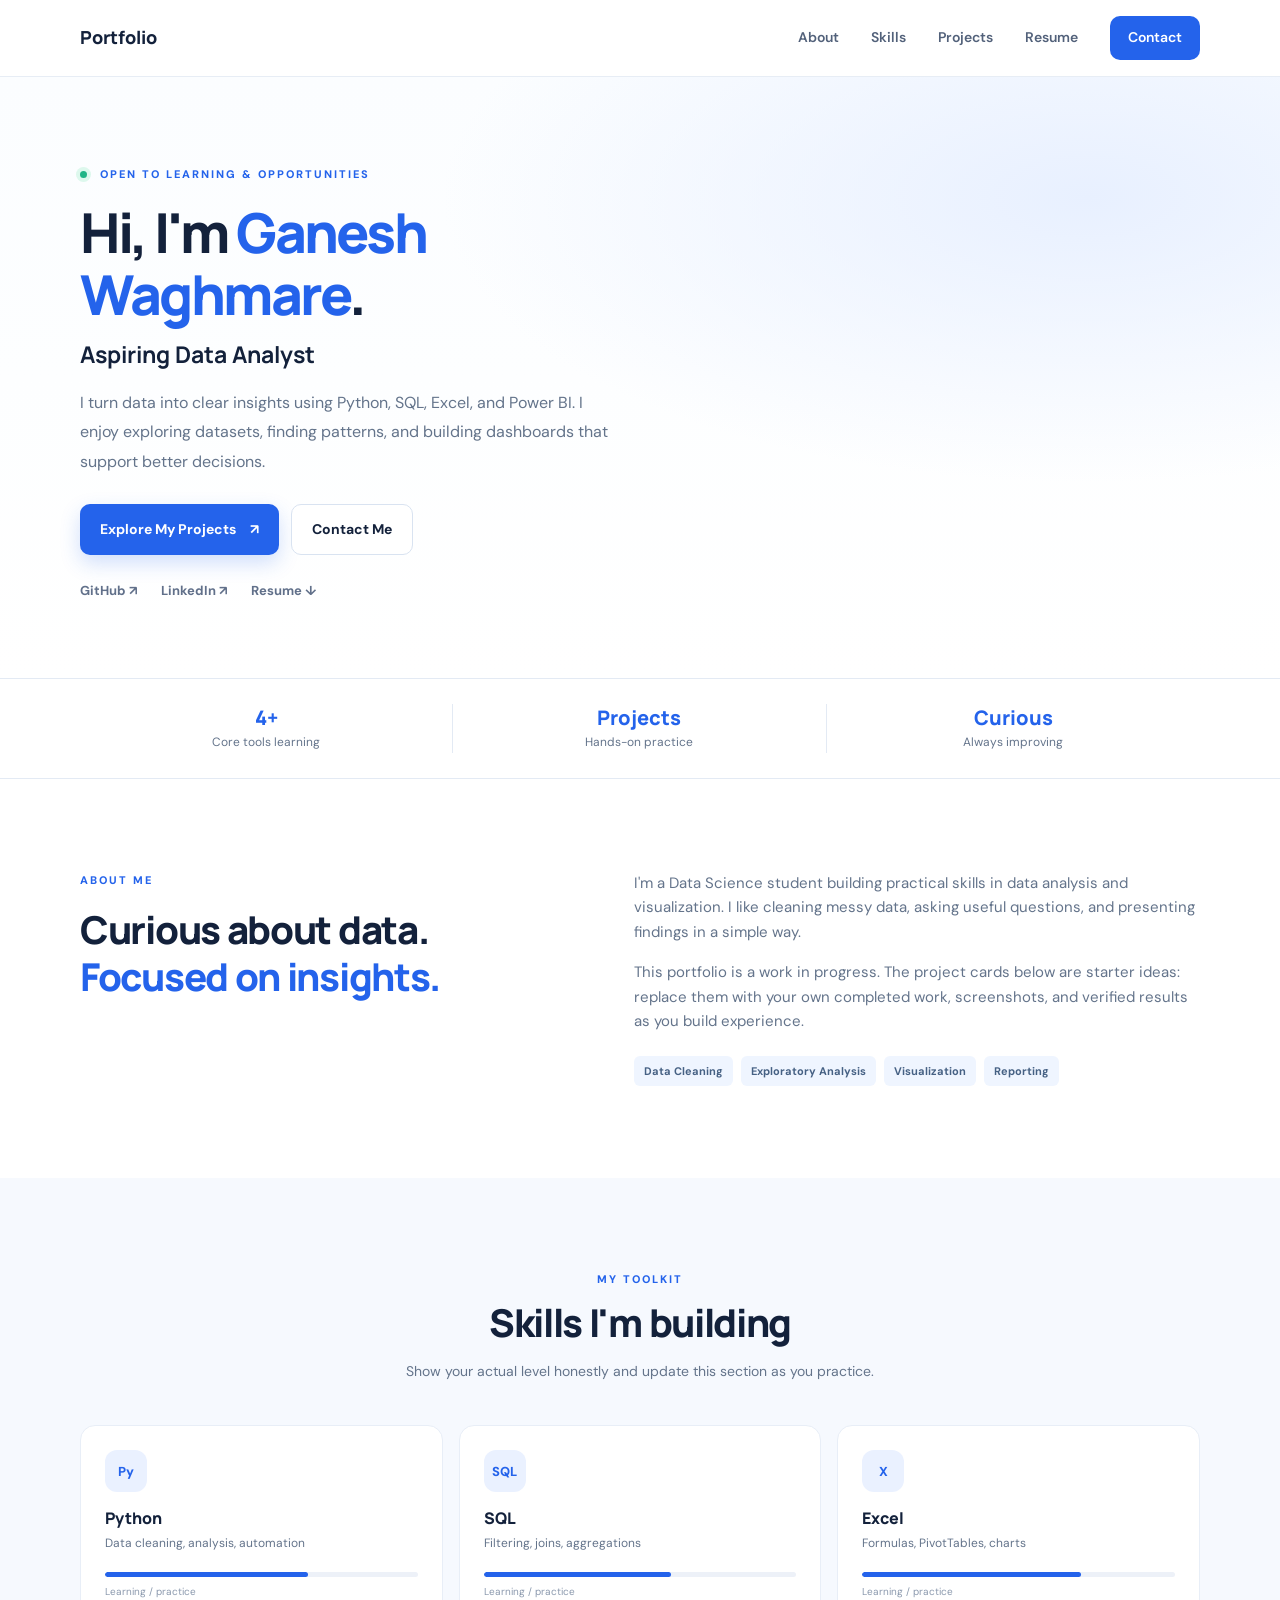
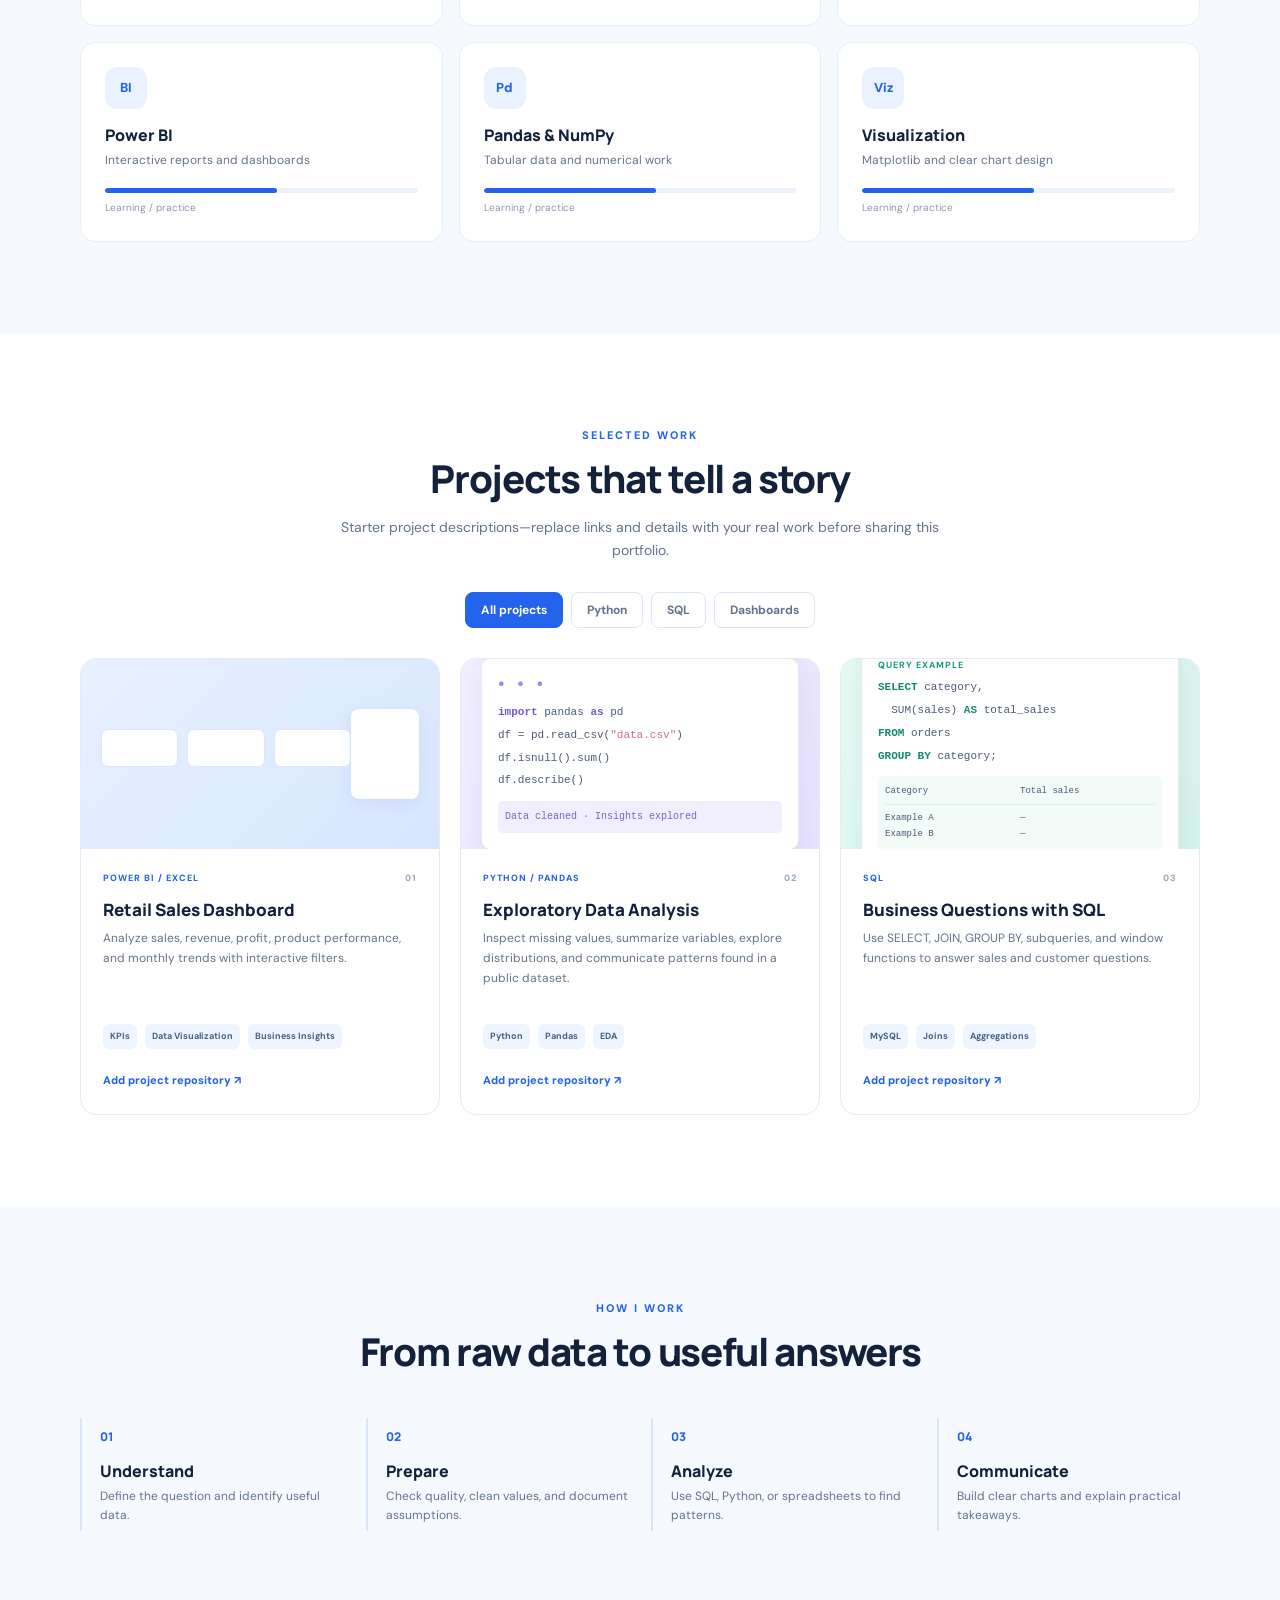
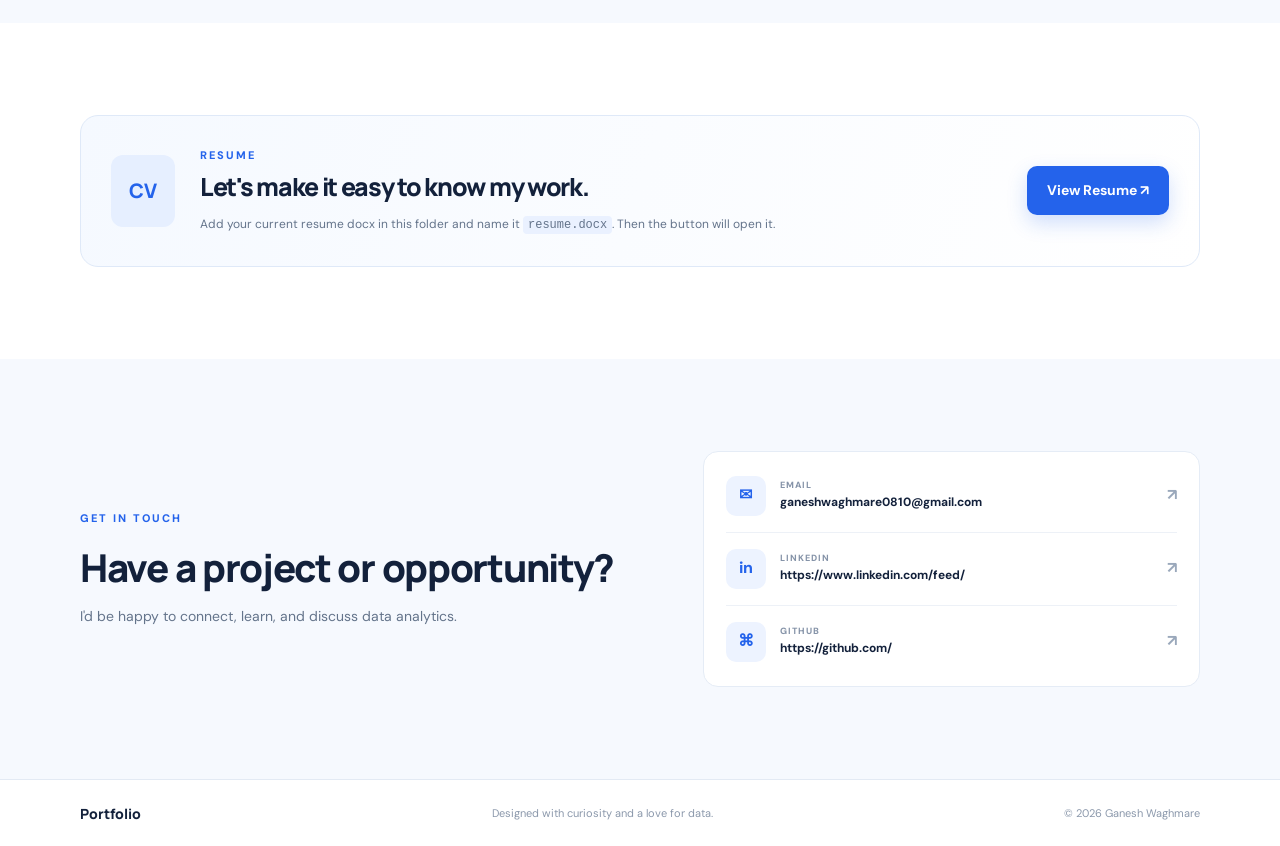
<file: index.html>
<!DOCTYPE html>
<html lang="en">
<head>
  <meta charset="UTF-8">
  <meta name="viewport" content="width=device-width, initial-scale=1.0">
  <meta name="description" content="Data Analyst portfolio showcasing projects in Python, SQL, Excel, and Power BI.">
  <title>Ganesh Waghmare | Data Analyst Portfolio</title>
  <link rel="stylesheet" href="style.css">
  <script src="script.js" defer></script>
</head>
<body>
  <header class="site-header">
    <nav class="nav container" aria-label="Main navigation">
      <a class="brand" href="#home" aria-label="Portfolio home"> Portfolio</a>
      <button class="menu-toggle" id="menuToggle" aria-label="Toggle navigation" aria-expanded="false">☰</button>
      <div class="nav-links" id="navLinks">
        <a href="about (1).html">About</a>
        <a href="#skills">Skills</a>
        <a href="https://github.com/ganeshwaghmare0810-ship-it/Vendor_Sales_Dataanalisis_Project"
          target="_blank"
            rel="noopener noreferrer">
        Projects</a>

        <a href="resume.docx" target="_blank">Resume</a>
        <a class="nav-cta" href="#contact">Contact</a>
      </div>
    </nav>
  </header>

  <main>
    <section class="hero section" id="home">
      <div class="container hero-grid">
        <div class="hero-copy">
          <p class="eyebrow"><span class="status-dot"></span> OPEN TO LEARNING & OPPORTUNITIES</p>
          <h1>Hi, I'm <span class="blue-text">Ganesh Waghmare</span>.</h1>
          <h2>Aspiring Data Analyst</h2>
          <p class="hero-description">I turn data into clear insights using Python, SQL, Excel, and Power BI. I enjoy exploring datasets, finding patterns, and building dashboards that support better decisions.</p>
          <div class="hero-actions">
            <a class="button primary" href="#projects">Explore My Projects <span>↗</span></a>
            <a class="button secondary" href="#contact">Contact Me</a>
          </div>
          <div class="social-links">
            <a href="https://github.com/" target="_blank" rel="noreferrer">GitHub ↗</a>
            <a href="https://www.linkedin.com/" target="_blank" rel="noreferrer">LinkedIn ↗</a>
            <a href="#resume">Resume ↓</a>
          </div>
        </div>
        
      </div>
    </section>

    <section class="quick-stats">
      <div class="container stats-grid">
        <div><strong>4+</strong><span>Core tools learning</span></div>
        <div><strong>Projects</strong><span>Hands-on practice</span></div>
        <div><strong>Curious</strong><span>Always improving</span></div>
      </div>
    </section>

    <section class="section" id="about">
      <div class="container two-column">
        <div>
          <p class="eyebrow">ABOUT ME</p>
          <h2 class="section-title">Curious about data.<br><span class="blue-text">Focused on insights.</span></h2>
        </div>
        <div class="about-text">
          <p>I'm a Data Science student building practical skills in data analysis and visualization. I like cleaning messy data, asking useful questions, and presenting findings in a simple way.</p>
          <p>This portfolio is a work in progress. The project cards below are starter ideas: replace them with your own completed work, screenshots, and verified results as you build experience.</p>
          <div class="about-pills"><span>Data Cleaning</span><span>Exploratory Analysis</span><span>Visualization</span><span>Reporting</span></div>
        </div>
      </div>
    </section>

    <section class="section soft-section" id="skills">
      <div class="container">
        <div class="section-heading">
          <p class="eyebrow">MY TOOLKIT</p>
          <h2 class="section-title">Skills I'm building</h2>
          <p class="section-subtitle">Show your actual level honestly and update this section as you practice.</p>
        </div>
        <div class="skills-grid">
          <article class="skill-card"><div class="skill-icon">Py</div><h3>Python</h3><p>Data cleaning, analysis, automation</p><div class="skill-track"><span style="width:65%"></span></div><small>Learning / practice</small></article>
          <article class="skill-card"><div class="skill-icon">SQL</div><h3>SQL</h3><p>Filtering, joins, aggregations</p><div class="skill-track"><span style="width:60%"></span></div><small>Learning / practice</small></article>
          <article class="skill-card"><div class="skill-icon">X</div><h3>Excel</h3><p>Formulas, PivotTables, charts</p><div class="skill-track"><span style="width:70%"></span></div><small>Learning / practice</small></article>
          <article class="skill-card"><div class="skill-icon">BI</div><h3>Power BI</h3><p>Interactive reports and dashboards</p><div class="skill-track"><span style="width:55%"></span></div><small>Learning / practice</small></article>
          <article class="skill-card"><div class="skill-icon">Pd</div><h3>Pandas & NumPy</h3><p>Tabular data and numerical work</p><div class="skill-track"><span style="width:55%"></span></div><small>Learning / practice</small></article>
          <article class="skill-card"><div class="skill-icon">Viz</div><h3>Visualization</h3><p>Matplotlib and clear chart design</p><div class="skill-track"><span style="width:55%"></span></div><small>Learning / practice</small></article>
        </div>
      </div>
    </section>

    <section class="section" id="projects">
      <div class="container">
        <div class="section-heading">
          <p class="eyebrow">SELECTED WORK</p>
          <h2 class="section-title">Projects that tell a story</h2>
          <p class="section-subtitle">Starter project descriptions—replace links and details with your real work before sharing this portfolio.</p>
        </div>
        <div class="project-filters" role="group" aria-label="Filter projects">
          <button class="filter-button active" data-filter="all">All projects</button>
          <button class="filter-button" data-filter="python">Python</button>
          <button class="filter-button" data-filter="sql">SQL</button>
          <button class="filter-button" data-filter="dashboard">Dashboards</button>
        </div>
        <div class="projects-grid" id="projectsGrid">
          <article class="project-card" data-category="dashboard">
            <div class="project-visual visual-blue"><div class="mock-kpis"><i></i><i></i><i></i></div><div class="mock-chart"><span></span><span></span><span></span><span></span><span></span><span></span></div><div class="mock-lines"></div></div>
            <div class="project-body"><div class="project-meta"><span>POWER BI / EXCEL</span><span class="project-number">01</span></div><h3>Retail Sales Dashboard</h3><p>Analyze sales, revenue, profit, product performance, and monthly trends with interactive filters.</p><div class="tag-row"><span>KPIs</span><span>Data Visualization</span><span>Business Insights</span></div><a class="project-link" href="https://github.com/" target="_blank" rel="noreferrer">Add project repository ↗</a></div>
          </article>
          <article class="project-card" data-category="python">
            <div class="project-visual visual-lavender"><div class="code-window"><div class="code-dots">● ● ●</div><p><b>import</b> pandas <b>as</b> pd</p><p>df = pd.read_csv(<em>"data.csv"</em>)</p><p>df.isnull().sum()</p><p>df.describe()</p><div class="code-result">Data cleaned · Insights explored</div></div></div>
            <div class="project-body"><div class="project-meta"><span>PYTHON / PANDAS</span><span class="project-number">02</span></div><h3>Exploratory Data Analysis</h3><p>Inspect missing values, summarize variables, explore distributions, and communicate patterns found in a public dataset.</p><div class="tag-row"><span>Python</span><span>Pandas</span><span>EDA</span></div><a class="project-link" href="https://github.com/" target="_blank" rel="noreferrer">Add project repository ↗</a></div>
          </article>
          <article class="project-card" data-category="sql">
            <div class="project-visual visual-mint"><div class="sql-window"><div class="sql-label">QUERY EXAMPLE</div><p><b>SELECT</b> category,</p><p>&nbsp;&nbsp;SUM(sales) <b>AS</b> total_sales</p><p><b>FROM</b> orders</p><p><b>GROUP BY</b> category;</p><div class="sql-output"><span>Category</span><span>Total sales</span><hr><span>Example A</span><span>—</span><span>Example B</span><span>—</span></div></div></div>
            <div class="project-body"><div class="project-meta"><span>SQL</span><span class="project-number">03</span></div><h3>Business Questions with SQL</h3><p>Use SELECT, JOIN, GROUP BY, subqueries, and window functions to answer sales and customer questions.</p><div class="tag-row"><span>MySQL</span><span>Joins</span><span>Aggregations</span></div><a class="project-link" href="https://github.com/" target="_blank" rel="noreferrer">Add project repository ↗</a></div>
          </article>
        </div>
      </div>
    </section>

    <section class="section soft-section" id="process">
      <div class="container">
        <div class="section-heading"><p class="eyebrow">HOW I WORK</p><h2 class="section-title">From raw data to useful answers</h2></div>
        <div class="process-grid">
          <div class="process-item"><span>01</span><h3>Understand</h3><p>Define the question and identify useful data.</p></div>
          <div class="process-item"><span>02</span><h3>Prepare</h3><p>Check quality, clean values, and document assumptions.</p></div>
          <div class="process-item"><span>03</span><h3>Analyze</h3><p>Use SQL, Python, or spreadsheets to find patterns.</p></div>
          <div class="process-item"><span>04</span><h3>Communicate</h3><p>Build clear charts and explain practical takeaways.</p></div>
        </div>
      </div>
    </section>

    <section class="section" id="resume">
      <div class="container resume-panel">
        <div class="resume-symbol">CV</div>
        <div class="resume-copy"><p class="eyebrow">RESUME</p><h2 class="section-title">Let's make it easy to know my work.</h2><p>Add your current resume docx in this folder and name it <code>resume.docx</code>. Then the button will open it.</p></div>
        <a class="button primary" href="resume.docx" target="_blank" rel="noreferrer">View Resume ↗</a>
      </div>
    </section>

    <section class="section contact-section" id="contact">
      <div class="container contact-grid">
        <div><p class="eyebrow">GET IN TOUCH</p><h2 class="section-title">Have a project or opportunity?</h2><p class="section-subtitle">I'd be happy to connect, learn, and discuss data analytics.</p></div>
        <div class="contact-card">
          <a href="ganeshwaghmare0810@gmail.com"><span class="contact-icon">✉</span><span><small>EMAIL</small><strong>ganeshwaghmare0810@gmail.com</strong></span><b>↗</b></a>
          <a href="https://www.linkedin.com/feed/" target="_blank" rel="noreferrer"><span class="contact-icon">in</span><span><small>LINKEDIN</small><strong>https://www.linkedin.com/feed/</strong></span><b>↗</b></a>
          <a href="https://github.com/" target="_blank" rel="noreferrer"><span class="contact-icon">⌘</span><span><small>GITHUB</small><strong>https://github.com/</strong></span><b>↗</b></a>
        </div>
      </div>
    </section>
  </main>

  <footer class="footer"><div class="container footer-inner"><a class="brand" href="#home"> Portfolio</a><p>Designed with curiosity and a love for data.</p><p>© <span id="year"></span> Ganesh Waghmare</p></div></footer>
</body>
</html>
</file>
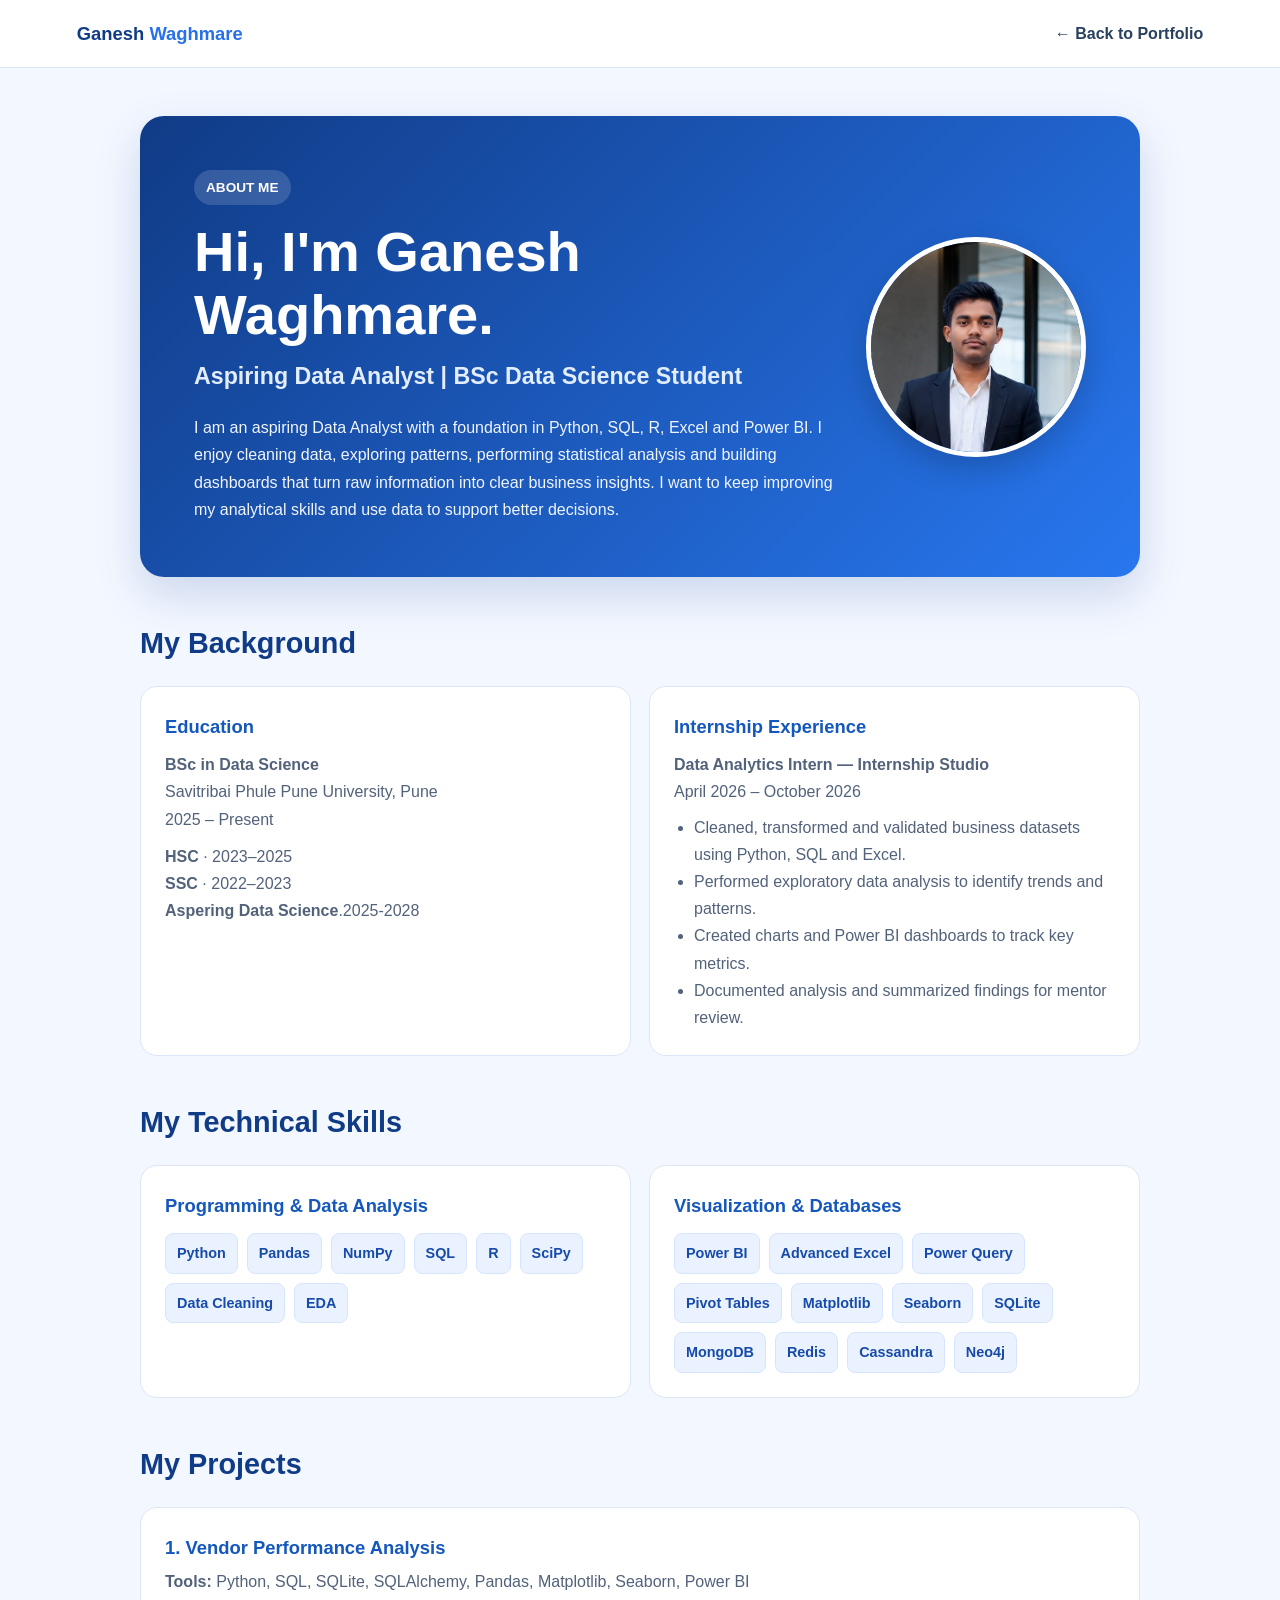
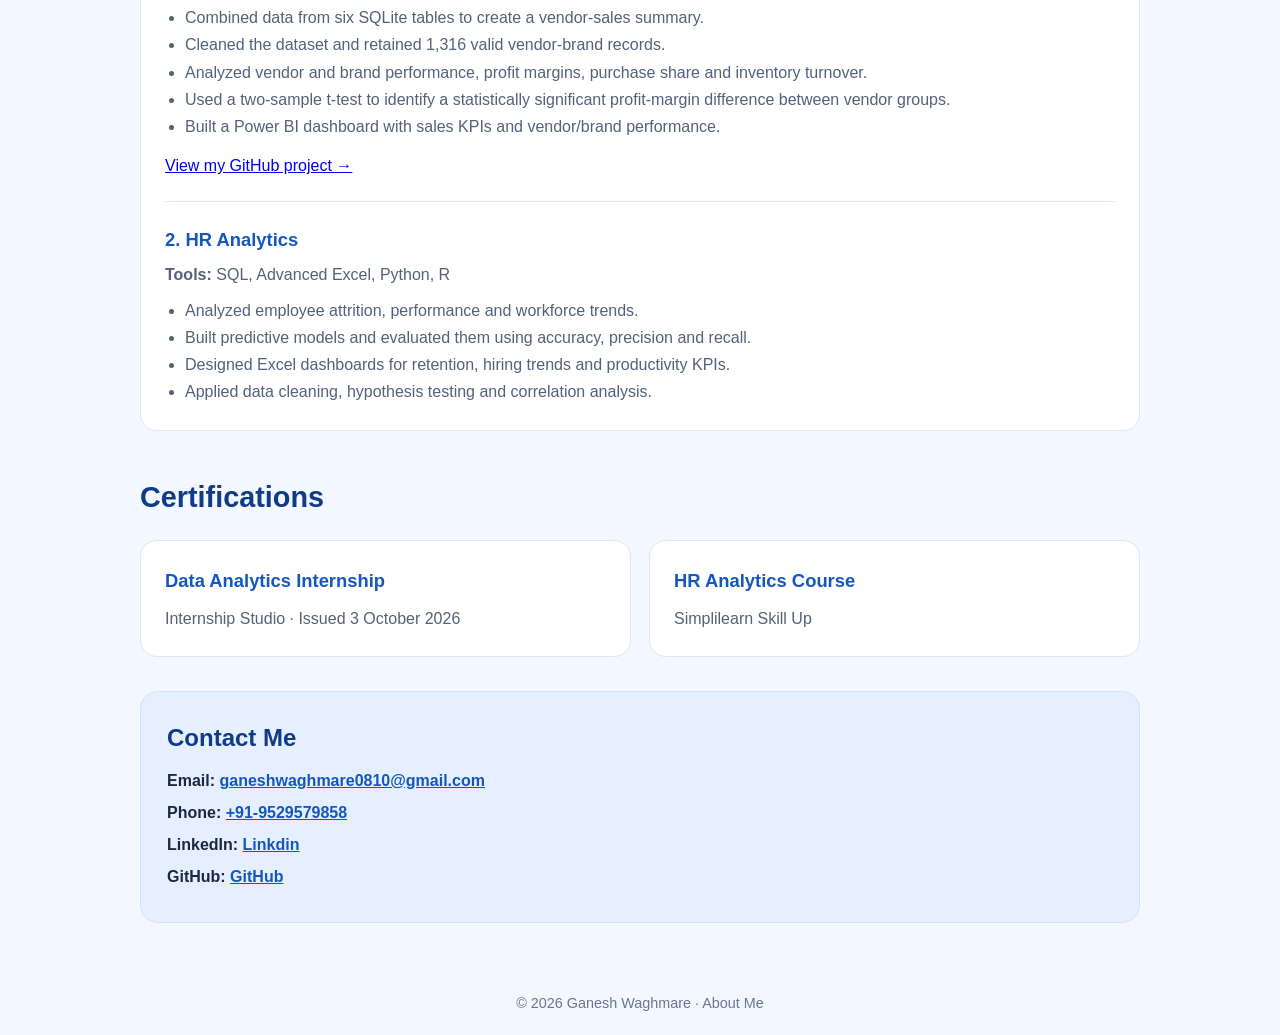
<file: about (1).html>
<!DOCTYPE html>
<html lang="en">
<head>
  <meta charset="UTF-8">
  <meta name="viewport" content="width=device-width, initial-scale=1.0">
  <title>About Me | Ganesh Waghmare</title>
  <style>
    * { box-sizing: border-box; }
    body {
      margin: 0; font-family: "Segoe UI", Arial, sans-serif;
      background: #f3f7ff; color: #1b2940; line-height: 1.7;
    }
    .nav {
      background: #fff; border-bottom: 1px solid #dce6f5;
      padding: 18px 6%; display: flex; justify-content: space-between;
      align-items: center; gap: 16px; flex-wrap: wrap;
    }
    .logo { font-weight: 800; font-size: 1.15rem; color: #103b86; text-decoration: none; }
    .logo span { color: #2670ed; }
    .nav a.link { color: #28415f; text-decoration: none; font-weight: 600; }
    .wrap { width: min(1000px, 90%); margin: 48px auto; }
    .hero {
      background: linear-gradient(135deg, #103b86, #2877ef);
      color: white; border-radius: 24px; padding: clamp(28px, 5vw, 54px);
      display: grid; grid-template-columns: 1fr auto; align-items: center; gap: 30px;
      box-shadow: 0 18px 45px rgba(22, 74, 155, .18);
    }
    .tag { display: inline-block; padding: 6px 12px; border-radius: 999px; background: rgba(255,255,255,.15); font-size: .85rem; font-weight: 700; }
    h1 { font-size: clamp(2.2rem, 5vw, 3.5rem); line-height: 1.12; margin: 16px 0 10px; }
    .hero h2 { font-size: clamp(1.1rem, 2.5vw, 1.45rem); font-weight: 600; margin: 0 0 18px; color: #e2edff; }
    .hero p { max-width: 680px; margin: 0; color: #f0f5ff; }
    .profile-photo {
      width: 220px; height: 220px; object-fit: cover; object-position: center;
      border-radius: 50%; border: 5px solid white;
      box-shadow: 0 12px 30px rgba(0,0,0,.18);
      background: #dceaff;
    }
    .section-title { margin: 42px 0 18px; color: #103b86; font-size: 1.8rem; }
    .grid { display: grid; grid-template-columns: repeat(2, minmax(0, 1fr)); gap: 18px; }
    .card { background: white; border: 1px solid #dce6f5; border-radius: 17px; padding: 24px; }
    .card h3 { margin: 0 0 9px; color: #1457bd; font-size: 1.15rem; }
    .card p { margin: 0; color: #52627a; }
    .skills { display: flex; flex-wrap: wrap; gap: 9px; margin-top: 12px; }
    .chip { padding: 7px 11px; border-radius: 8px; background: #eaf2ff; border: 1px solid #d6e5ff; color: #174ba9; font-size: .9rem; font-weight: 650; }
    .project { margin-bottom: 15px; }
    .project:last-child { margin-bottom: 0; }
    .project h3 { margin-bottom: 5px; }
    .project p { margin-bottom: 9px; }
    ul { color: #52627a; padding-left: 20px; margin: 8px 0 0; }
    .contact { margin-top: 34px; padding: 26px; border-radius: 18px; background: #e5efff; border: 1px solid #d0e1ff; }
    .contact h2 { color: #103b86; margin: 0 0 8px; }
    .contact p { margin: 5px 0; overflow-wrap: anywhere; }
    .contact a { color: #1457bd; font-weight: 700; }
    footer { text-align: center; padding: 20px; color: #687890; font-size: .9rem; }
    @media (max-width: 680px) {
      .hero { grid-template-columns: 1fr; }
      .profile-photo { width: 130px; height: 130px; grid-row: 1; }
      .grid { grid-template-columns: 1fr; }
      .wrap { margin: 26px auto; }
    }
  </style>
</head>
<body>
  <header class="nav">
    <a class="logo" href="index.html">Ganesh <span>Waghmare</span></a>
    <a class="link" href="index.html">← Back to Portfolio</a>
  </header>

  <main class="wrap">
    <section class="hero">
      <div>
        <span class="tag">ABOUT ME</span>
        <h1>Hi, I'm Ganesh Waghmare.</h1>
        <h2>Aspiring Data Analyst | BSc Data Science Student</h2>
        <p>
          I am an aspiring Data Analyst with a foundation in Python, SQL, R, Excel and Power BI.
          I enjoy cleaning data, exploring patterns, performing statistical analysis and building
          dashboards that turn raw information into clear business insights. I want to keep improving
          my analytical skills and use data to support better decisions.
        </p>
      </div>
      <img class="profile-photo" src="photo.jpeg" alt="Ganesh Waghmare profile photo">
    </section>

    <h2 class="section-title">My Background</h2>
    <section class="grid">
      <article class="card">
        <h3>Education</h3>
        <p><strong>BSc in Data Science</strong><br>Savitribai Phule Pune University, Pune<br>2025 – Present</p>
        <p style="margin-top:10px"><strong>HSC</strong> · 2023–2025</p>
        <p><strong>SSC</strong> · 2022–2023</p>
        <p><strong>Aspering Data Science</strong>.2025-2028</p>
      </article>
      <article class="card">
        <h3>Internship Experience</h3>
        <p><strong>Data Analytics Intern — Internship Studio</strong><br>April 2026 – October 2026</p>
        <ul>
          <li>Cleaned, transformed and validated business datasets using Python, SQL and Excel.</li>
          <li>Performed exploratory data analysis to identify trends and patterns.</li>
          <li>Created charts and Power BI dashboards to track key metrics.</li>
          <li>Documented analysis and summarized findings for mentor review.</li>
        </ul>
      </article>
    </section>

    <h2 class="section-title">My Technical Skills</h2>
    <section class="grid">
      <article class="card">
        <h3>Programming & Data Analysis</h3>
        <div class="skills">
          <span class="chip">Python</span><span class="chip">Pandas</span><span class="chip">NumPy</span>
          <span class="chip">SQL</span><span class="chip">R</span><span class="chip">SciPy</span>
          <span class="chip">Data Cleaning</span><span class="chip">EDA</span>
        </div>
      </article>
      <article class="card">
        <h3>Visualization & Databases</h3>
        <div class="skills">
          <span class="chip">Power BI</span><span class="chip">Advanced Excel</span>
          <span class="chip">Power Query</span><span class="chip">Pivot Tables</span>
          <span class="chip">Matplotlib</span><span class="chip">Seaborn</span>
          <span class="chip">SQLite</span><span class="chip">MongoDB</span>
          <span class="chip">Redis</span><span class="chip">Cassandra</span><span class="chip">Neo4j</span>
        </div>
      </article>
    </section>

    <h2 class="section-title">My Projects</h2>
    <section class="card">
      <div class="project">
        <h3>1. Vendor Performance Analysis</h3>
        <p><strong>Tools:</strong> Python, SQL, SQLite, SQLAlchemy, Pandas, Matplotlib, Seaborn, Power BI</p>
        <ul>
          <li>Combined data from six SQLite tables to create a vendor-sales summary.</li>
          <li>Cleaned the dataset and retained 1,316 valid vendor-brand records.</li>
          <li>Analyzed vendor and brand performance, profit margins, purchase share and inventory turnover.</li>
          <li>Used a two-sample t-test to identify a statistically significant profit-margin difference between vendor groups.</li>
          <li>Built a Power BI dashboard with sales KPIs and vendor/brand performance.</li>
        </ul>
        <p style="margin-top:12px"><a href="https://github.com/ganeshwaghmare0810-ship-it/Vendor_Sales_Dataanalisis_Project" target="_blank" rel="noopener noreferrer">View my GitHub project →</a></p>
      </div>
      <hr style="border:0;border-top:1px solid #e1eaf7;margin:22px 0">
      <div class="project">
        <h3>2. HR Analytics</h3>
        <p><strong>Tools:</strong> SQL, Advanced Excel, Python, R</p>
        <ul>
          <li>Analyzed employee attrition, performance and workforce trends.</li>
          <li>Built predictive models and evaluated them using accuracy, precision and recall.</li>
          <li>Designed Excel dashboards for retention, hiring trends and productivity KPIs.</li>
          <li>Applied data cleaning, hypothesis testing and correlation analysis.</li>
        </ul>
      </div>
    </section>

    <h2 class="section-title">Certifications</h2>
    <section class="grid">
      <article class="card">
        <h3>Data Analytics Internship</h3>
        <p>Internship Studio · Issued 3 October 2026</p>
      </article>
      <article class="card">
        <h3>HR Analytics Course</h3>
        <p>Simplilearn Skill Up</p>
      </article>
    </section>

    <section class="contact">
      <h2>Contact Me</h2>
      <p><strong>Email:</strong> <a href="mailto:ganeshwaghmare0810@gmail.com">ganeshwaghmare0810@gmail.com</a></p>
      <p><strong>Phone:</strong> <a href="tel:+919529579858">+91-9529579858</a></p>
     <p><strong>LinkedIn:</strong> <a href="https://www.linkedin.com/feed/" target="_blank" rel="noopener noreferrer">Linkdin</a></p>
      <p><strong>GitHub:</strong> <a href="https://github.com/" target="_blank" rel="noopener noreferrer">GitHub</a></p>
    </section>
  </main>
  <footer>© <span id="year"></span> Ganesh Waghmare · About Me</footer>
  <script>document.getElementById("year").textContent = new Date().getFullYear();</script>
</body>
</html>
</file>
<file: style.css>
@import url('https://fonts.googleapis.com/css2?family=DM+Sans:wght@400;500;600;700&family=Manrope:wght@400;500;600;700;800&display=swap');
:root{--blue:#2463eb;--blue-dark:#1747b8;--ink:#13213b;--muted:#64748b;--line:#e3eaf4;--pale:#f4f8ff;--white:#fff;--shadow:0 18px 50px rgba(27,67,130,.10)}
*{box-sizing:border-box}html{scroll-behavior:smooth;scroll-padding-top:84px}body{margin:0;font-family:'DM Sans',sans-serif;color:var(--ink);background:#fff;line-height:1.65}a{color:inherit;text-decoration:none}.container{width:min(1120px,calc(100% - 40px));margin:auto}.site-header{position:sticky;top:0;z-index:10;background:rgba(255,255,255,.92);backdrop-filter:blur(14px);border-bottom:1px solid rgba(227,234,244,.85)}.nav{height:76px;display:flex;align-items:center;justify-content:space-between}.brand{display:flex;align-items:center;gap:10px;font-family:Manrope,sans-serif;font-weight:800;font-size:18px}.brand span{display:grid;place-items:center;width:38px;height:38px;border-radius:12px;color:#fff;background:var(--blue);font-size:13px;letter-spacing:.3px}.nav-links{display:flex;align-items:center;gap:32px;color:#52617a;font-size:14px;font-weight:600}.nav-links a:hover,.social-links a:hover{color:var(--blue)}.nav-links .nav-cta{background:var(--blue);color:#fff;padding:10px 18px;border-radius:10px}.menu-toggle{display:none;border:0;background:none;font-size:25px;color:var(--ink)}.section{padding:92px 0}.hero{padding:88px 0 76px;background:radial-gradient(ellipse at 85% 20%,#e8f0ff 0,rgba(232,240,255,0) 42%),linear-gradient(180deg,#fbfdff 0,#fff 100%);overflow:hidden}.hero-grid{display:grid;grid-template-columns:1.02fr .98fr;align-items:center;gap:60px}.eyebrow{font-size:11px;letter-spacing:2px;font-weight:800;color:var(--blue);margin:0 0 18px}.status-dot{display:inline-block;width:7px;height:7px;background:#20b486;border-radius:50%;margin-right:8px;box-shadow:0 0 0 4px #ddf8ed}.hero h1{font:800 clamp(36px,4.3vw,58px)/1.13 Manrope,sans-serif;letter-spacing:-2.5px;margin:0 0 12px}.blue-text{color:var(--blue)}.hero h2{font:700 23px Manrope,sans-serif;margin:0 0 18px}.hero-description{max-width:560px;color:var(--muted);font-size:16px;line-height:1.85}.hero-actions{display:flex;flex-wrap:wrap;gap:12px;margin:28px 0 25px}.button{display:inline-flex;align-items:center;justify-content:center;gap:14px;border-radius:10px;padding:13px 20px;font-weight:700;font-size:14px;transition:transform .2s,box-shadow .2s}.button:hover{transform:translateY(-2px)}.button.primary{background:var(--blue);color:#fff;box-shadow:0 8px 20px #2463eb35}.button.primary:hover{background:var(--blue-dark)}.button.secondary{border:1px solid #d9e3f1;background:#fff;color:var(--ink)}.social-links{display:flex;gap:24px;font-size:13px;color:#61708a;font-weight:700}.hero-art{position:relative;padding:30px 15px}.art-card{position:relative;z-index:1;padding:24px;background:#fff;border:1px solid #e4ebf6;border-radius:20px;box-shadow:0 25px 75px rgba(37,80,150,.16);transform:rotate(1deg)}.art-top,.art-footer{display:flex;justify-content:space-between;align-items:center;font-size:12px;font-weight:700;color:#64748b}.dots{letter-spacing:3px;color:#a7b4c9}.art-kpi-row{display:grid;grid-template-columns:1fr 1fr;gap:12px;margin:22px 0}.mini-kpi{background:#f7f9fd;padding:14px;border-radius:12px;display:grid;gap:3px}.mini-kpi small{font-size:11px;color:#6b7890}.mini-kpi strong{font:800 22px Manrope}.mini-kpi span{font-size:10px;color:#159c76}.chart-title{display:flex;justify-content:space-between;font-size:12px;font-weight:700;margin-bottom:12px}.chart-title span{font-size:10px;color:#91a0b6;font-weight:500}.bars{height:140px;display:flex;align-items:end;gap:10px;padding:8px 6px 0;border-bottom:1px solid #e8edf5}.bars i{display:block;flex:1;background:linear-gradient(180deg,#5790ff,#2463eb);border-radius:5px 5px 0 0;opacity:.9}.bars i:nth-child(2n){background:linear-gradient(180deg,#8eb3ff,#5286f4)}.bar-labels{display:flex;justify-content:space-between;font-size:9px;color:#98a5b8;padding:7px 3px 20px}.art-footer{border-top:1px solid #eef2f8;padding-top:14px;font-size:10px}.art-footer b{display:inline-block;width:7px;height:7px;border-radius:50%;background:#18b88b;margin-right:6px}.floating-tag{position:absolute;z-index:2;background:#fff;border:1px solid #e4ebf6;border-radius:12px;padding:11px 16px;box-shadow:var(--shadow);font-weight:800;font-size:12px}.tag-python{top:4px;right:5px;color:#2764cf}.tag-sql{bottom:15px;left:-4px;color:#168a79}.tag-bi{right:-8px;bottom:70px;color:#9b62d3}.quick-stats{border-top:1px solid var(--line);border-bottom:1px solid var(--line);background:#fff}.stats-grid{display:grid;grid-template-columns:repeat(3,1fr);padding:25px 0}.stats-grid div{display:flex;flex-direction:column;align-items:center;gap:2px;border-right:1px solid var(--line)}.stats-grid div:last-child{border:0}.stats-grid strong{font:800 20px Manrope;color:var(--blue)}.stats-grid span{font-size:12px;color:var(--muted)}.two-column{display:grid;grid-template-columns:.9fr 1.1fr;gap:90px;align-items:start}.section-title{font:800 clamp(28px,3vw,40px)/1.22 Manrope,sans-serif;letter-spacing:-1.3px;margin:0}.about-text{color:var(--muted);font-size:15px}.about-text p:first-child{margin-top:0}.about-pills,.tag-row{display:flex;flex-wrap:wrap;gap:8px;margin-top:22px}.about-pills span,.tag-row span{font-size:11px;font-weight:700;color:#466184;background:#eff5ff;padding:6px 10px;border-radius:6px}.soft-section{background:#f6f9fe}.section-heading{text-align:center;max-width:650px;margin:0 auto 42px}.section-heading .eyebrow{margin-bottom:12px}.section-subtitle{color:var(--muted);font-size:14px;margin:13px 0 0}.skills-grid{display:grid;grid-template-columns:repeat(3,1fr);gap:16px}.skill-card{padding:24px;background:#fff;border:1px solid #e8eef7;border-radius:15px;transition:transform .2s,box-shadow .2s}.skill-card:hover,.project-card:hover{transform:translateY(-4px);box-shadow:var(--shadow)}.skill-icon{display:grid;place-items:center;width:42px;height:42px;border-radius:12px;background:#eaf1ff;color:var(--blue);font-weight:800;font-size:13px}.skill-card h3,.project-card h3,.process-item h3{font:800 16px Manrope;margin:15px 0 5px}.skill-card p,.process-item p{font-size:12px;color:var(--muted);margin:0}.skill-track{height:5px;background:#edf1f8;border-radius:9px;overflow:hidden;margin-top:18px}.skill-track span{display:block;height:100%;border-radius:9px;background:var(--blue)}.skill-card small{font-size:10px;color:#8a98ad;display:block;margin-top:7px}.project-filters{display:flex;justify-content:center;flex-wrap:wrap;gap:8px;margin:-12px 0 30px}.filter-button{border:1px solid #dce5f1;border-radius:8px;background:#fff;color:#64748b;font:700 12px 'DM Sans';padding:9px 15px;cursor:pointer}.filter-button.active,.filter-button:hover{background:var(--blue);border-color:var(--blue);color:#fff}.projects-grid{display:grid;grid-template-columns:repeat(3,1fr);gap:20px}.project-card{border:1px solid #e4ebf5;border-radius:16px;overflow:hidden;background:#fff;transition:transform .2s,box-shadow .2s}.project-card[hidden]{display:none}.project-visual{height:190px;display:flex;align-items:center;justify-content:center;padding:20px;overflow:hidden}.visual-blue{background:linear-gradient(135deg,#e7f0ff,#d7e6ff)}.visual-lavender{background:linear-gradient(135deg,#f1edff,#e5e1ff)}.visual-mint{background:linear-gradient(135deg,#e3faf2,#d4f1e9)}.mock-kpis{display:flex;gap:9px;width:100%;margin-bottom:13px}.mock-kpis i{height:38px;flex:1;background:#fff;border:1px solid #dce7fb;border-radius:7px}.mock-chart{height:90px;display:flex;align-items:end;gap:8px;padding:12px 14px 0;background:#fff;border-radius:8px;box-shadow:0 5px 15px #426bb015}.mock-chart span{flex:1;background:#7ca7ff;border-radius:3px 3px 0 0}.mock-chart span:nth-child(1){height:35%}.mock-chart span:nth-child(2){height:55%}.mock-chart span:nth-child(3){height:45%}.mock-chart span:nth-child(4){height:80%}.mock-chart span:nth-child(5){height:65%}.mock-chart span:nth-child(6){height:100%;background:#2463eb}.code-window,.sql-window{width:100%;padding:16px;background:#fff;border:1px solid #e8e8f5;border-radius:10px;box-shadow:0 10px 20px #4b4b7710;font:11px/1.8 monospace;color:#4d5b75}.code-dots{color:#a38bed;letter-spacing:3px;margin-bottom:8px}.code-window p,.sql-window p{margin:3px 0}.code-window b,.sql-window b{color:#7658cf}.code-window em{color:#d16b83;font-style:normal}.code-result{margin-top:10px;padding:7px;background:#f1efff;border-radius:5px;color:#7b65c7;font-size:10px}.sql-label{font:bold 9px 'DM Sans';letter-spacing:1px;color:#159a7a;margin-bottom:7px}.sql-window b{color:#128a70}.sql-output{display:grid;grid-template-columns:1fr 1fr;margin-top:10px;background:#f2fbf8;padding:7px;border-radius:5px;font-size:9px}.sql-output hr{grid-column:span 2;width:100%;border:0;border-top:1px solid #d9eee7}.project-body{padding:22px}.project-meta{display:flex;justify-content:space-between;align-items:center;color:var(--blue);font-size:9px;font-weight:800;letter-spacing:1px}.project-number{color:#9aa8bb}.project-card h3{font-size:17px;margin:12px 0 8px}.project-body p{color:var(--muted);font-size:12px;min-height:78px;margin:0}.tag-row{margin:17px 0}.tag-row span{font-size:9px;padding:5px 7px}.project-link{font-size:11px;color:var(--blue);font-weight:800}.process-grid{display:grid;grid-template-columns:repeat(4,1fr);gap:22px}.process-item{padding:5px 0 5px 18px;border-left:2px solid #d8e5fb}.process-item>span{font:800 12px Manrope;color:var(--blue)}.process-item h3{margin:10px 0 5px}.resume-panel{display:flex;align-items:center;gap:25px;border:1px solid #dfe9f8;border-radius:18px;padding:30px;background:linear-gradient(110deg,#f5f9ff,#fff)}.resume-symbol{flex:0 0 64px;height:72px;display:grid;place-items:center;background:#e6efff;border-radius:12px;color:var(--blue);font:800 20px Manrope}.resume-copy{flex:1}.resume-copy .eyebrow{margin-bottom:8px}.resume-copy .section-title{font-size:25px}.resume-copy p:last-child{color:var(--muted);font-size:12px;margin-bottom:0}.resume-copy code{background:#eaf1ff;padding:2px 5px;border-radius:4px}.contact-section{background:#f6f9fe}.contact-grid{display:grid;grid-template-columns:1fr .9fr;gap:70px;align-items:center}.contact-card{background:#fff;border:1px solid #e5ecf6;border-radius:15px;padding:8px 22px}.contact-card>a{display:flex;align-items:center;gap:14px;padding:16px 0;border-bottom:1px solid #edf1f7}.contact-card>a:last-child{border:0}.contact-icon{display:grid;place-items:center;flex:0 0 40px;height:40px;border-radius:10px;background:#edf3ff;color:var(--blue);font-weight:800}.contact-card>a>span:nth-child(2){display:grid;flex:1}.contact-card small{font-size:9px;letter-spacing:1px;color:#8593a8;font-weight:800}.contact-card strong{font-size:12px;overflow-wrap:anywhere}.contact-card>a>b{color:#9aa8bb}.footer{border-top:1px solid var(--line);padding:22px 0}.footer-inner{display:flex;align-items:center;justify-content:space-between;gap:18px}.footer .brand{font-size:14px}.footer .brand span{width:30px;height:30px;font-size:10px;border-radius:9px}.footer p{font-size:11px;color:#8b98ab;margin:0}
@media(max-width:900px){.hero-grid{gap:25px}.hero h1{font-size:44px}.projects-grid{grid-template-columns:repeat(2,1fr)}.projects-grid .project-card:last-child{grid-column:auto}.two-column{gap:40px}.skills-grid{grid-template-columns:repeat(2,1fr)}.contact-grid{gap:35px}}
@media(max-width:680px){.container{width:min(100% - 30px,520px)}.nav{height:66px}.menu-toggle{display:block}.nav-links{display:none;position:absolute;top:65px;left:0;right:0;padding:18px 22px 22px;background:#fff;border-bottom:1px solid var(--line);box-shadow:0 15px 25px #142b4b0d;flex-direction:column;align-items:stretch;gap:16px}.nav-links.open{display:flex}.nav-links .nav-cta{text-align:center}.hero{padding:60px 0 45px}.hero-grid,.two-column,.contact-grid{grid-template-columns:1fr;gap:28px}.hero h1{font-size:40px;letter-spacing:-1.7px}.hero h2{font-size:20px}.hero-description{font-size:14px}.hero-art{padding:20px 12px}.art-card{padding:18px}.floating-tag{font-size:10px;padding:8px 11px}.section{padding:65px 0}.stats-grid{padding:18px 0}.stats-grid strong{font-size:16px}.stats-grid span{font-size:10px;text-align:center}.section-title{font-size:30px}.skills-grid,.projects-grid{grid-template-columns:1fr}.project-visual{height:180px}.project-body p{min-height:0}.process-grid{grid-template-columns:repeat(2,1fr);gap:24px 14px}.resume-panel{align-items:flex-start;flex-wrap:wrap;padding:22px;gap:15px}.resume-copy{flex-basis:calc(100% - 85px)}.resume-copy .section-title{font-size:21px}.resume-panel>.button{width:100%}.footer-inner{flex-wrap:wrap;justify-content:center;text-align:center}.footer-inner .brand{width:100%;justify-content:center}.contact-card{padding:5px 14px}}
</file>
